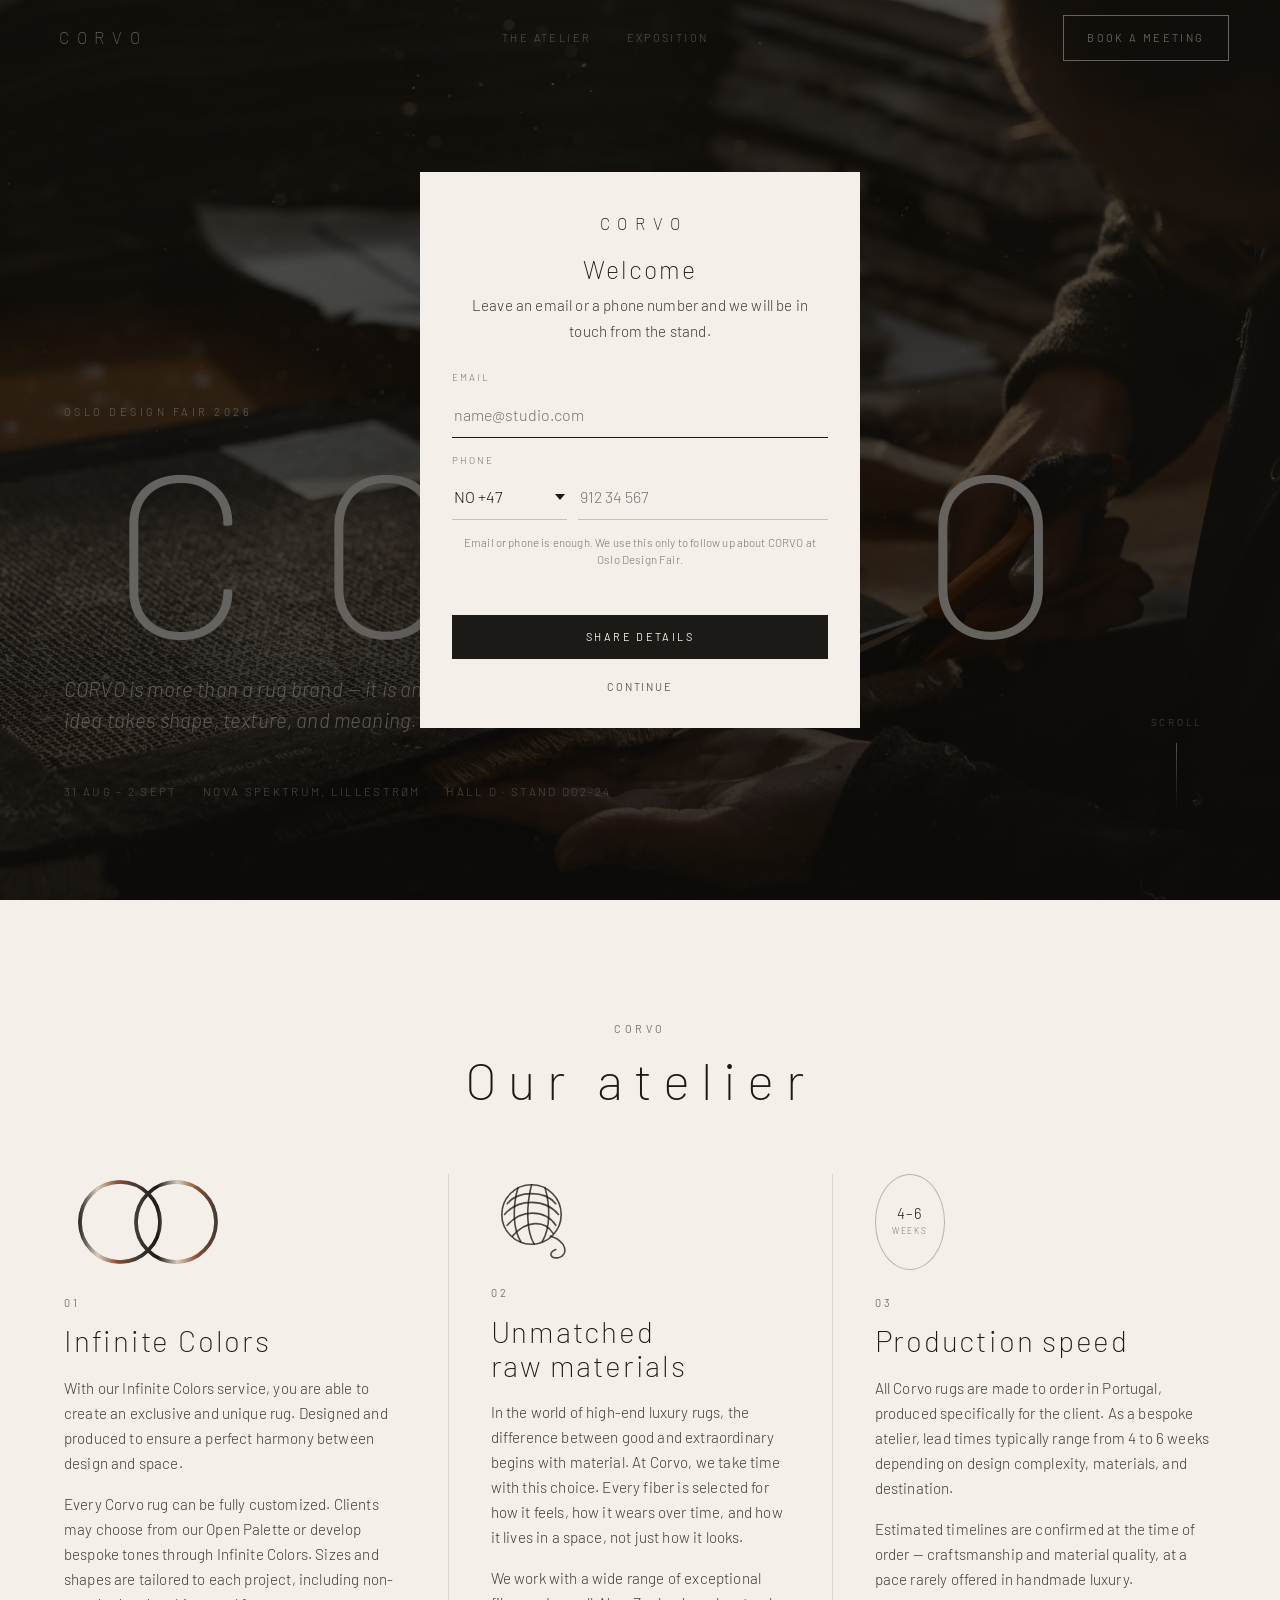
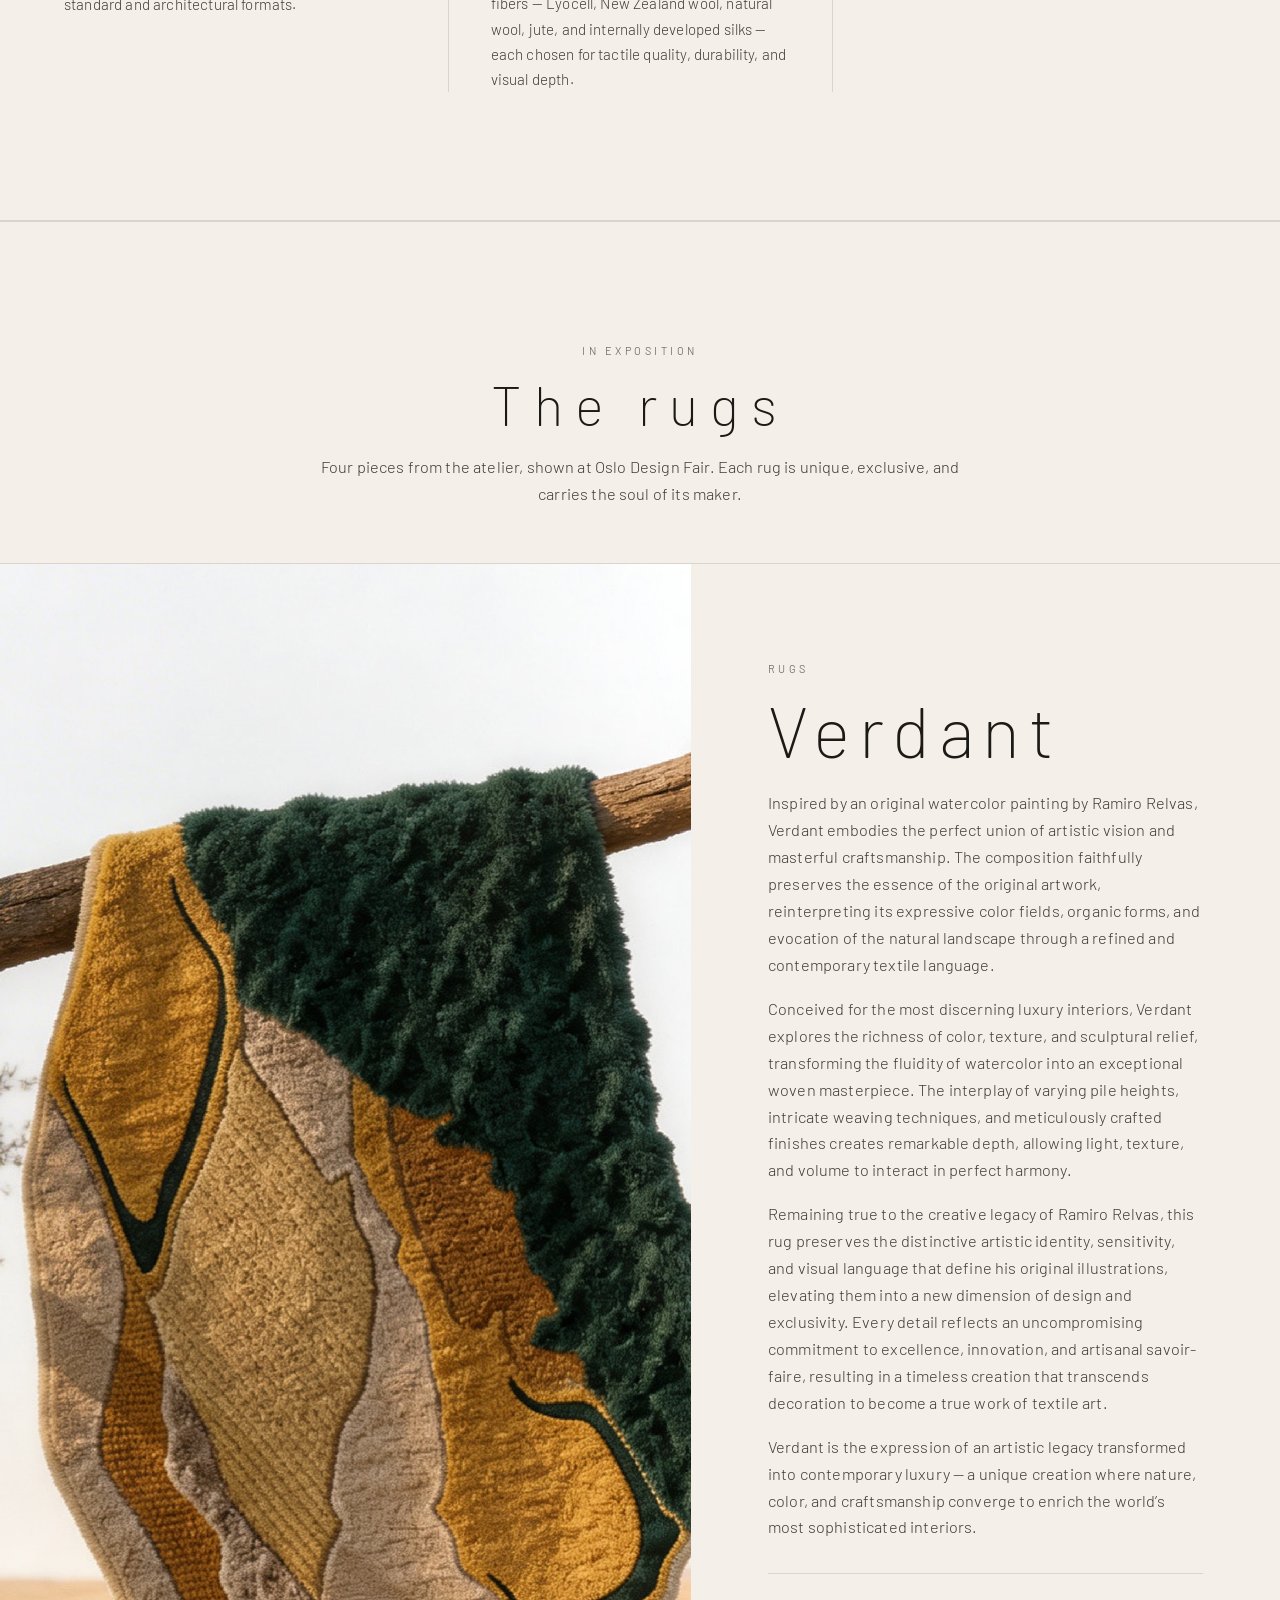
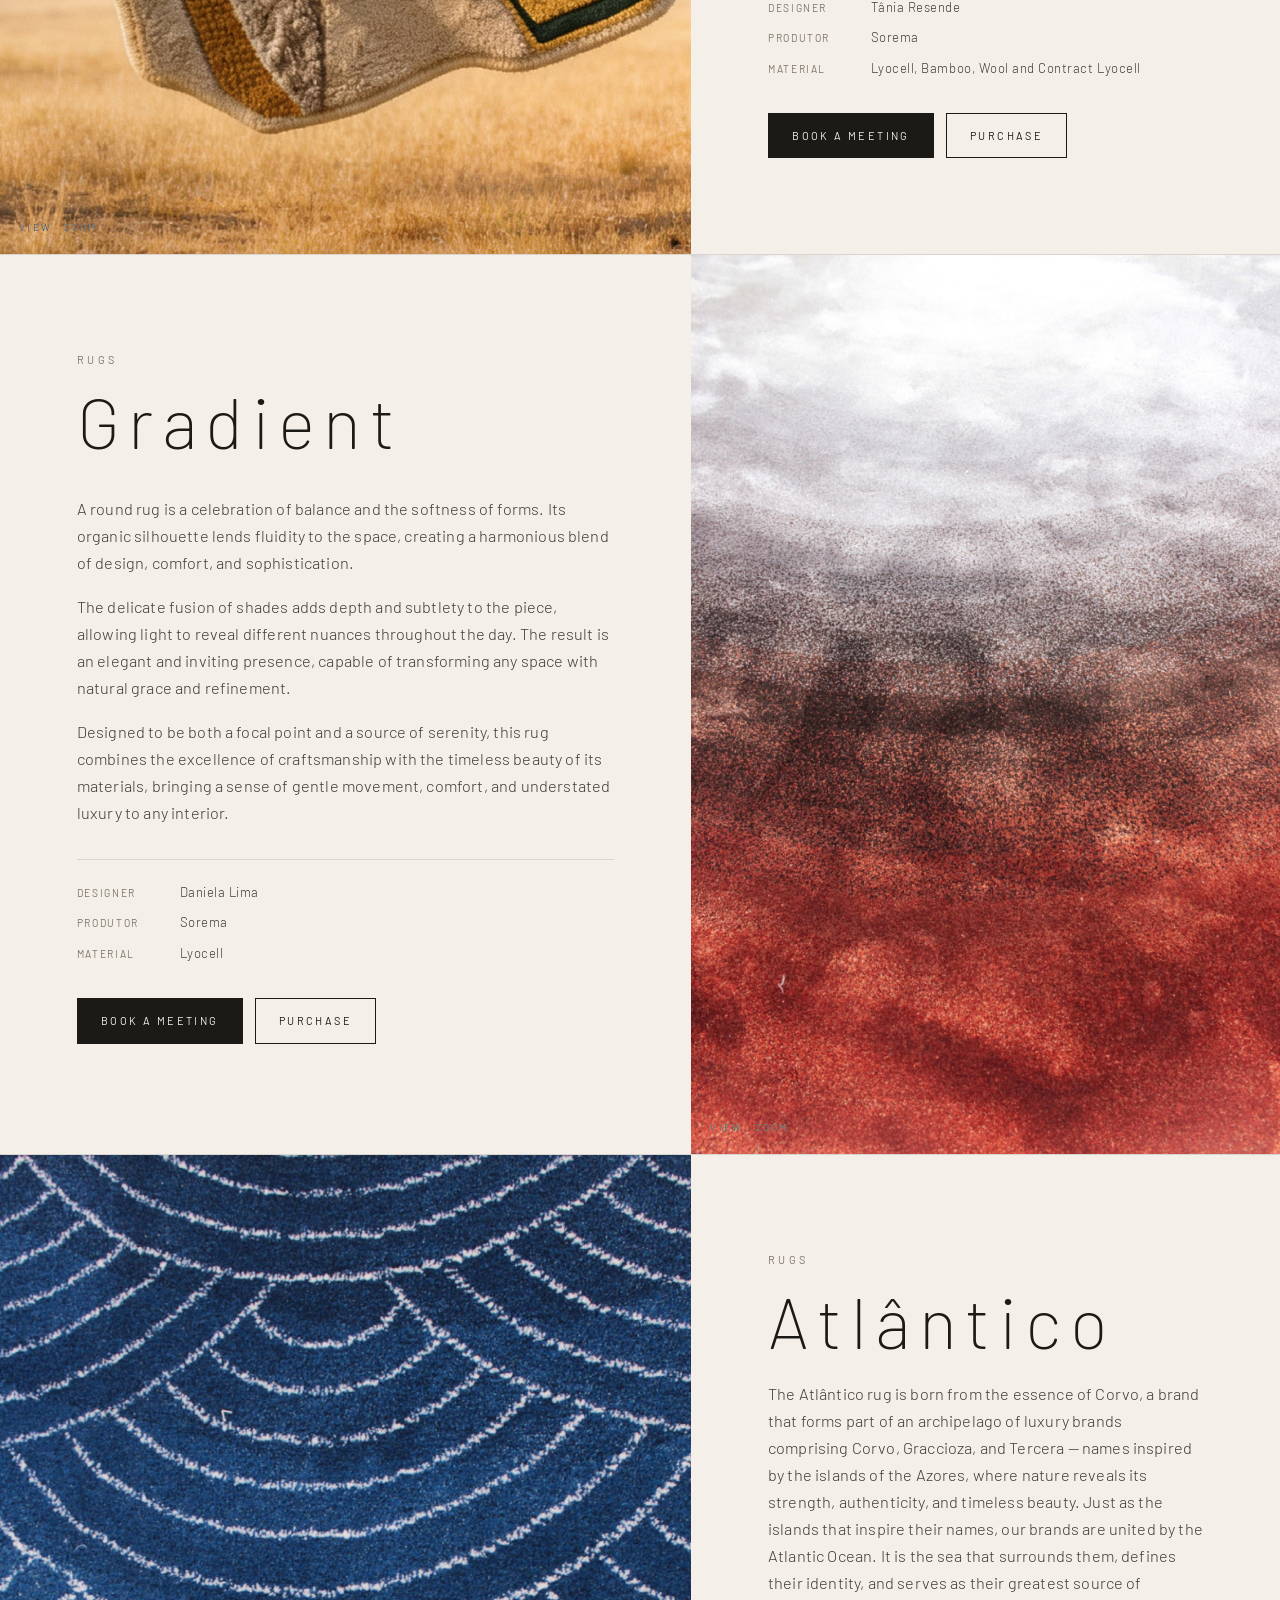
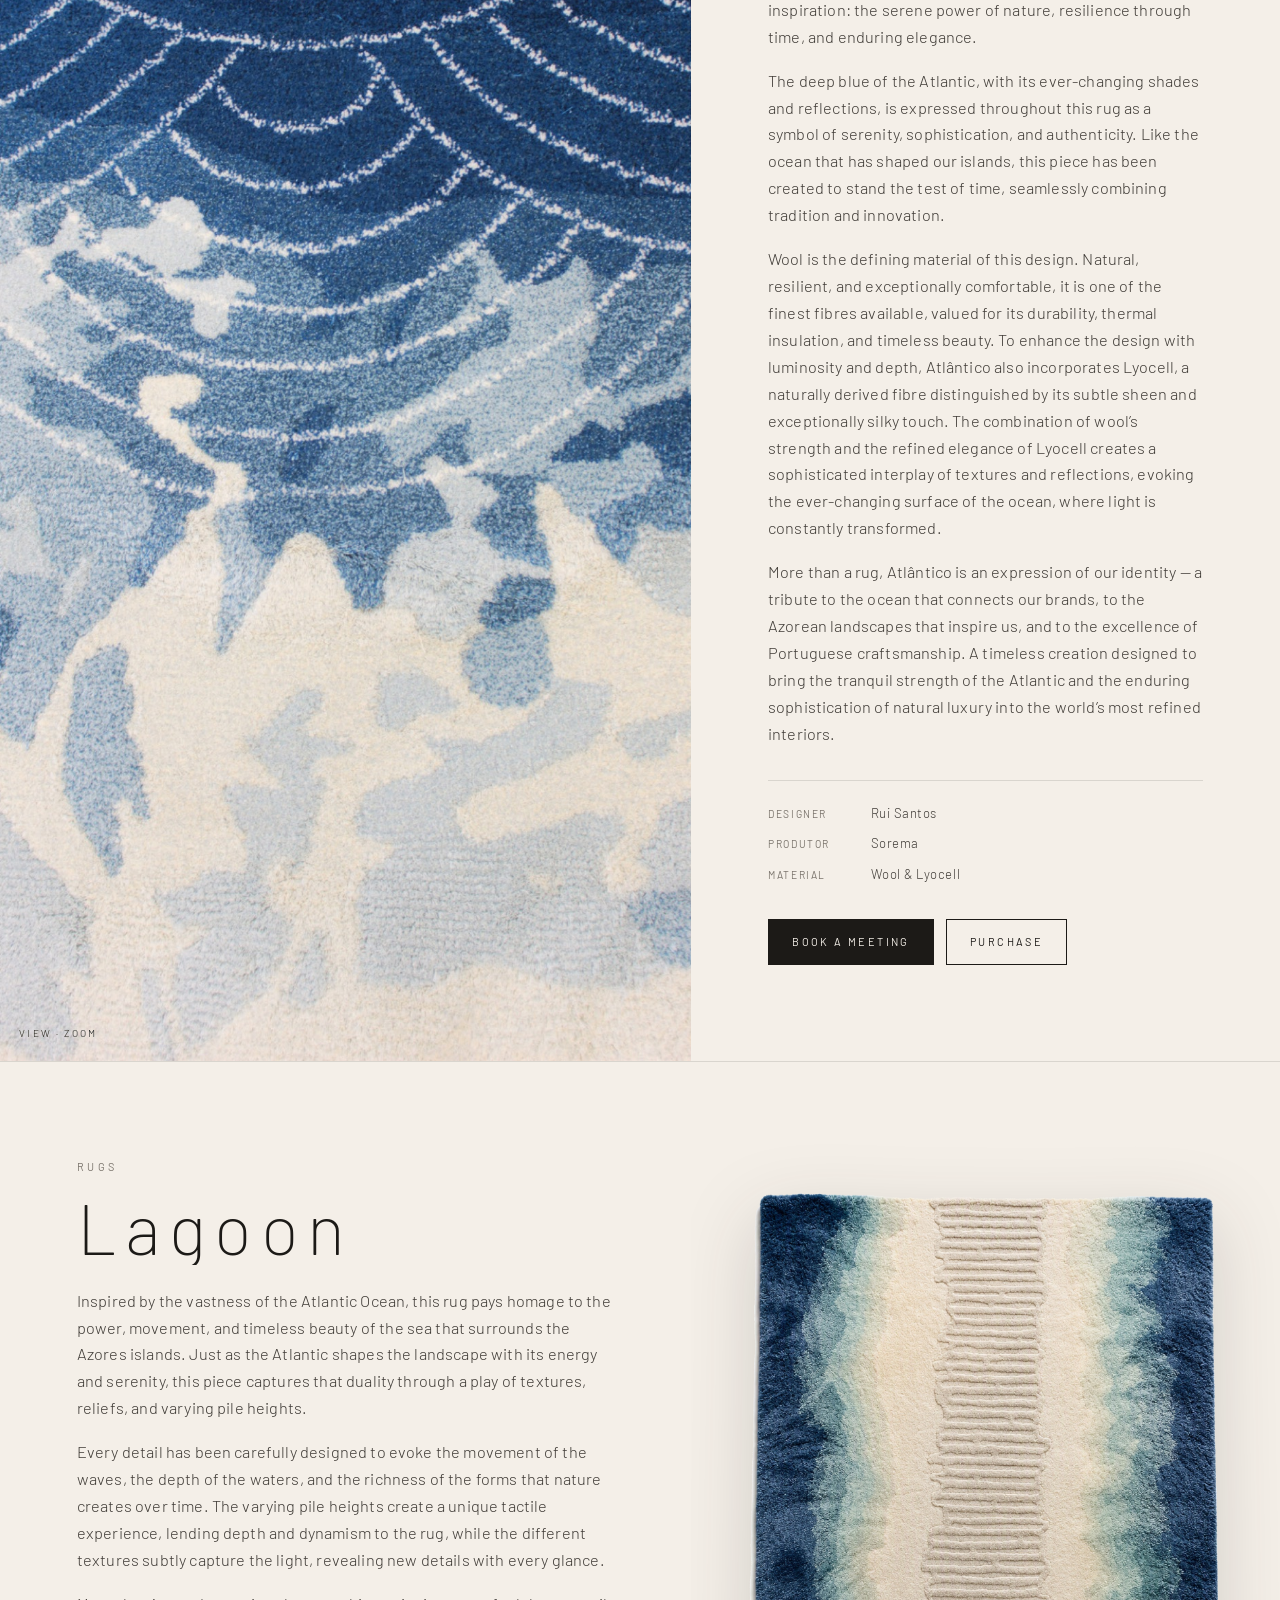
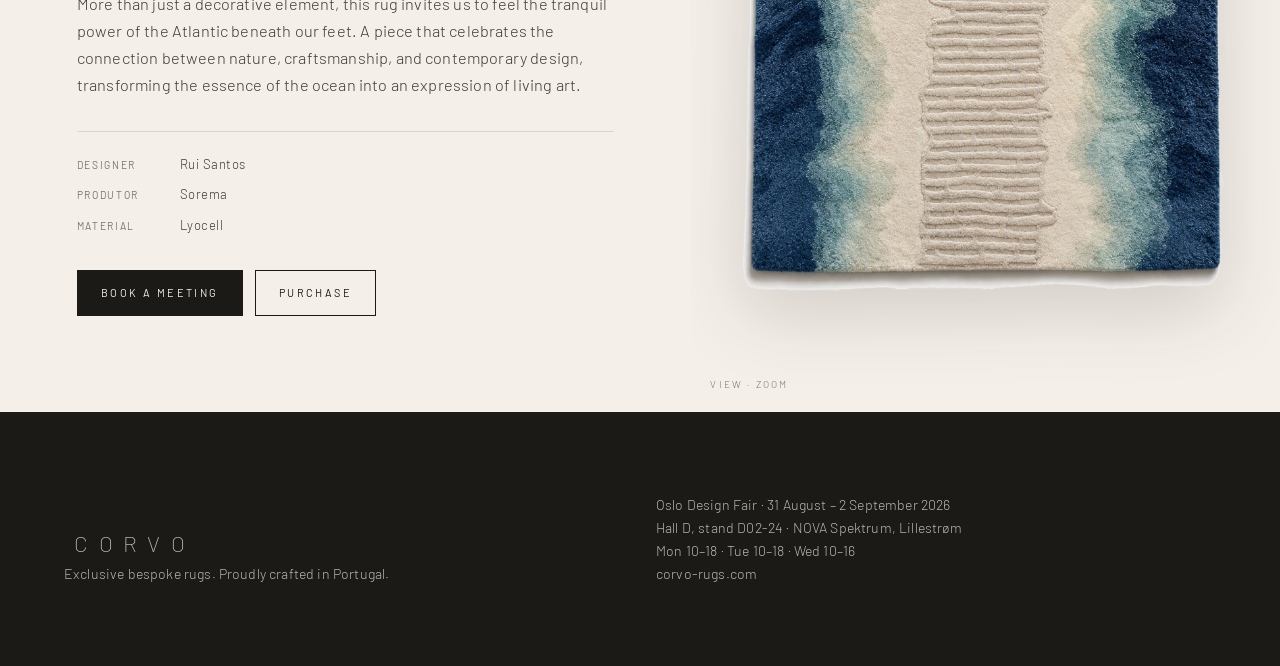
<file: index.html>
<!DOCTYPE html>
<html lang="en">
  <head>
    <meta charset="utf-8" />
    <meta name="viewport" content="width=device-width, initial-scale=1, viewport-fit=cover" />
    <title>CORVO — Oslo Design Fair 2026</title>
    <meta
      name="description"
      content="CORVO at Oslo Design Fair 2026. Exclusive bespoke rugs, crafted in Portugal. Hall D, stand D02-24, NOVA Spektrum, Lillestrøm."
    />
    <meta property="og:title" content="CORVO — Oslo Design Fair 2026" />
    <meta
      property="og:description"
      content="An atelier where every idea takes shape, texture, and meaning. Meet CORVO at Oslo Design Fair."
    />
    <meta property="og:image" content="https://oslo.corvorugs.com/assets/img/verdant.jpg" />
    <meta property="og:url" content="https://oslo.corvorugs.com/" />
    <link rel="icon" href="assets/img/favicon.svg" type="image/svg+xml" />
    <link rel="preconnect" href="https://fonts.googleapis.com" />
    <link rel="preconnect" href="https://fonts.gstatic.com" crossorigin />
    <link
      href="https://fonts.googleapis.com/css2?family=Barlow:ital,wght@0,200;0,300;0,400;0,500;1,300&display=swap"
      rel="stylesheet"
    />
    <link rel="stylesheet" href="assets/css/styles.css" />
  </head>
  <body>
    <div class="lead-overlay" id="lead-overlay" role="dialog" aria-modal="true" aria-labelledby="lead-title" hidden>
      <form class="lead-card" id="lead-form" novalidate>
        <span class="brand">CORVO</span>
        <h2 id="lead-title">Welcome</h2>
        <p class="intro">Leave an email or a phone number and we will be in touch from the stand.</p>

        <div class="field">
          <label for="lead-email">Email</label>
          <input id="lead-email" name="email" type="email" autocomplete="email" placeholder="name@studio.com" />
        </div>

        <div class="field">
          <label for="lead-phone">Phone</label>
          <div class="phone-row">
            <select id="lead-code" name="countryCode" aria-label="Country code">
              <option value="+47" selected>NO +47</option>
              <option value="+351">PT +351</option>
              <option value="+46">SE +46</option>
              <option value="+45">DK +45</option>
              <option value="+358">FI +358</option>
              <option value="+49">DE +49</option>
              <option value="+44">GB +44</option>
              <option value="+33">FR +33</option>
              <option value="+31">NL +31</option>
              <option value="+32">BE +32</option>
              <option value="+41">CH +41</option>
              <option value="+39">IT +39</option>
              <option value="+34">ES +34</option>
              <option value="+1">US +1</option>
              <option value="+81">JP +81</option>
              <option value="+971">AE +971</option>
            </select>
            <input id="lead-phone" name="phone" type="tel" inputmode="tel" autocomplete="tel-national" placeholder="912 34 567" />
          </div>
        </div>

        <p class="form-note">Email or phone is enough. We use this only to follow up about CORVO at Oslo Design Fair.</p>
        <p class="form-error" id="lead-error" role="alert"></p>

        <div class="lead-actions">
          <button class="btn btn-solid" type="submit">Share details</button>
          <button class="btn btn-ghost" type="button" id="lead-skip">Continue</button>
        </div>
      </form>
    </div>

    <header class="site-header" id="site-header">
      <a class="brand" href="#top">CORVO</a>
      <nav class="nav" aria-label="Primary">
        <a href="#atelier">The atelier</a>
        <a href="#exposition">Exposition</a>
      </nav>
      <a class="btn header-cta js-cal" href="https://cal.com/YOUR-LINK" target="_blank" rel="noopener noreferrer">Book a meeting</a>
    </header>

    <a class="mobile-cta js-cal" href="https://cal.com/YOUR-LINK" target="_blank" rel="noopener noreferrer">Book a meeting</a>

    <main id="top">
      <section class="hero" aria-label="CORVO at Oslo Design Fair">
        <div class="hero-slides" id="hero-slides">
          <img class="is-active" src="assets/img/hero.jpg" alt="Hands finishing a CORVO exclusive bespoke rug in the atelier" />
          <img src="assets/img/hero-landscape.jpg" alt="Verdant rug draped over a branch in a golden landscape" />
          <img src="assets/img/atelier.jpg" alt="A visitor standing before a sculptural CORVO rug" />
        </div>
        <div class="hero-veil"></div>
        <div class="hero-inner">
          <p class="kicker hero-kicker">Oslo Design Fair 2026</p>
          <h1>CORVO</h1>
          <p class="hero-lead">
            CORVO is more than a rug brand — it is an atelier where every idea takes shape, texture, and meaning.
          </p>
          <div class="hero-meta">
            <span>31 Aug – 2 Sept</span>
            <span>NOVA Spektrum, Lillestrøm</span>
            <span>Hall D · Stand D02-24</span>
          </div>
        </div>
        <div class="scroll-cue" aria-hidden="true">Scroll<span></span></div>
      </section>

      <section class="pillars" id="atelier">
        <header class="pillars-intro">
          <p class="kicker">CORVO</p>
          <h2>Our atelier</h2>
        </header>

        <div class="pillars-grid">
          <article class="pillar">
            <div class="pillar-mark infinity-mark" aria-hidden="true">
              <svg class="infinity" viewBox="0 0 80 48" fill="none">
                <defs>
                  <linearGradient id="infinity-flow" gradientUnits="userSpaceOnUse" x1="0" y1="0" x2="40" y2="0" spreadMethod="repeat">
                    <stop offset="0" stop-color="#d9cbb8" />
                    <stop offset="0.25" stop-color="#8c4a2f" />
                    <stop offset="0.5" stop-color="#3f3b36" />
                    <stop offset="0.75" stop-color="#1c1a17" />
                    <stop offset="1" stop-color="#d9cbb8" />
                    <animate attributeName="x1" values="0;40" dur="7s" repeatCount="indefinite" />
                    <animate attributeName="x2" values="40;80" dur="7s" repeatCount="indefinite" />
                  </linearGradient>
                </defs>
                <circle class="infinity-base" cx="26" cy="24" r="20" />
                <circle class="infinity-base" cx="54" cy="24" r="20" />
                <circle class="infinity-flow" cx="26" cy="24" r="20" />
                <circle class="infinity-flow" cx="54" cy="24" r="20" />
              </svg>
            </div>
            <p class="pillar-index">01</p>
            <h3>Infinite Colors</h3>
            <div class="prose">
              <p>
                With our Infinite Colors service, you are able to create an exclusive and unique rug. Designed and produced to ensure a perfect harmony between design and space.
              </p>
              <p>
                Every Corvo rug can be fully customized. Clients may choose from our Open Palette or develop bespoke tones through Infinite Colors. Sizes and shapes are tailored to each project, including non-standard and architectural formats.
              </p>
            </div>
          </article>

          <article class="pillar">
            <div class="pillar-mark wool-mark" aria-hidden="true">
              <svg class="wool" viewBox="0 0 64 64" fill="none">
                <circle class="wool-line" cx="30" cy="30" r="22" />
                <path class="wool-line" d="M12 22C20 12 40 12 48 22" />
                <path class="wool-line" d="M10 30C20 18 40 18 50 30" />
                <path class="wool-line" d="M12 38C22 26 40 26 48 38" />
                <path class="wool-line" d="M16 46C26 34 40 34 46 44" />
                <path class="wool-line" d="M20 10C16 24 16 40 22 50" />
                <path class="wool-line" d="M30 8C26 24 26 42 32 52" />
                <path class="wool-line" d="M40 10C44 24 44 40 38 50" />
                <path class="wool-line" d="M44 46C56 50 58 60 50 62C44 63 42 58 48 56" />
              </svg>
            </div>
            <p class="pillar-index">02</p>
            <h3>Unmatched raw materials</h3>
            <div class="prose">
              <p>
                In the world of high-end luxury rugs, the difference between good and extraordinary begins with material. At Corvo, we take time with this choice. Every fiber is selected for how it feels, how it wears over time, and how it lives in a space, not just how it looks.
              </p>
              <p>
                We work with a wide range of exceptional fibers — Lyocell, New Zealand wool, natural wool, jute, and internally developed silks — each chosen for tactile quality, durability, and visual depth.
              </p>
            </div>
          </article>

          <article class="pillar">
            <div class="pillar-mark pace" aria-hidden="true">
              <span class="pace-ring"></span>
              <span class="pace-value">4–6</span>
              <span class="pace-unit">weeks</span>
            </div>
            <p class="pillar-index">03</p>
            <h3>Production speed</h3>
            <div class="prose">
              <p>
                All Corvo rugs are made to order in Portugal, produced specifically for the client. As a bespoke atelier, lead times typically range from 4 to 6 weeks depending on design complexity, materials, and destination.
              </p>
              <p>
                Estimated timelines are confirmed at the time of order — craftsmanship and material quality, at a pace rarely offered in handmade luxury.
              </p>
            </div>
          </article>
        </div>
      </section>

      <section class="exposition-intro" id="exposition">
        <p class="kicker">In exposition</p>
        <h2>The rugs</h2>
        <p class="prose">
          Four pieces from the atelier, shown at Oslo Design Fair. Each rug is unique, exclusive, and carries the soul of its maker.
        </p>
      </section>

      <article class="rug" id="verdant">
        <div class="rug-heading">
          <p class="kicker">Rugs</p>
          <h2>Verdant</h2>
        </div>
        <button class="rug-visual" type="button" data-zoom="assets/img/verdant.jpg" aria-label="View Verdant in full screen">
          <img src="assets/img/verdant.jpg" alt="Verdant rug, inspired by a watercolor by Ramiro Relvas, shown in landscape" />
          <span class="zoom-hint">View · Zoom</span>
        </button>
        <div class="rug-copy">
          <div class="prose">
            <p>
              Inspired by an original watercolor painting by Ramiro Relvas, Verdant embodies the perfect union of artistic vision and masterful craftsmanship. The composition faithfully preserves the essence of the original artwork, reinterpreting its expressive color fields, organic forms, and evocation of the natural landscape through a refined and contemporary textile language.
            </p>
            <p>
              Conceived for the most discerning luxury interiors, Verdant explores the richness of color, texture, and sculptural relief, transforming the fluidity of watercolor into an exceptional woven masterpiece. The interplay of varying pile heights, intricate weaving techniques, and meticulously crafted finishes creates remarkable depth, allowing light, texture, and volume to interact in perfect harmony.
            </p>
            <p>
              Remaining true to the creative legacy of Ramiro Relvas, this rug preserves the distinctive artistic identity, sensitivity, and visual language that define his original illustrations, elevating them into a new dimension of design and exclusivity. Every detail reflects an uncompromising commitment to excellence, innovation, and artisanal savoir-faire, resulting in a timeless creation that transcends decoration to become a true work of textile art.
            </p>
            <p>
              Verdant is the expression of an artistic legacy transformed into contemporary luxury — a unique creation where nature, color, and craftsmanship converge to enrich the world’s most sophisticated interiors.
            </p>
          </div>
          <ul class="meta">
            <li><span>Designer</span> Tânia Resende</li>
            <li><span>Produtor</span> Sorema</li>
            <li><span>Material</span> Lyocell, Bamboo, Wool and Contract Lyocell</li>
          </ul>
          <div class="cta-row">
            <a class="btn btn-solid js-cal" href="https://cal.com/YOUR-LINK" target="_blank" rel="noopener noreferrer">Book a meeting</a>
            <a class="btn js-product" data-product="verdant" href="https://www.corvo-rugs.com/products/verdant-rug" target="_blank" rel="noopener noreferrer">Purchase</a>
          </div>
        </div>
      </article>

      <article class="rug" id="gradient">
        <div class="rug-heading">
          <p class="kicker">Rugs</p>
          <h2>Gradient</h2>
        </div>
        <button class="rug-visual" type="button" data-zoom="assets/img/gradient-detail.jpg" aria-label="View Gradient in full screen">
          <img src="assets/img/gradient-detail.jpg" alt="Close-up of Gradient, terracotta blending into charcoal and silver" />
          <span class="zoom-hint">View · Zoom</span>
        </button>
        <div class="rug-copy">
          <div class="prose">
            <p>
              A round rug is a celebration of balance and the softness of forms. Its organic silhouette lends fluidity to the space, creating a harmonious blend of design, comfort, and sophistication.
            </p>
            <p>
              The delicate fusion of shades adds depth and subtlety to the piece, allowing light to reveal different nuances throughout the day. The result is an elegant and inviting presence, capable of transforming any space with natural grace and refinement.
            </p>
            <p>
              Designed to be both a focal point and a source of serenity, this rug combines the excellence of craftsmanship with the timeless beauty of its materials, bringing a sense of gentle movement, comfort, and understated luxury to any interior.
            </p>
          </div>
          <ul class="meta">
            <li><span>Designer</span> Daniela Lima</li>
            <li><span>Produtor</span> Sorema</li>
            <li><span>Material</span> Lyocell</li>
          </ul>
          <div class="cta-row">
            <a class="btn btn-solid js-cal" href="https://cal.com/YOUR-LINK" target="_blank" rel="noopener noreferrer">Book a meeting</a>
            <a class="btn js-product" data-product="gradient" href="https://www.corvo-rugs.com/products/gradient-terracota-rug" target="_blank" rel="noopener noreferrer">Purchase</a>
          </div>
        </div>
      </article>

      <article class="rug" id="atlantico">
        <div class="rug-heading">
          <p class="kicker">Rugs</p>
          <h2>Atlântico</h2>
        </div>
        <button class="rug-visual" type="button" data-zoom="assets/img/atlantico-detail.jpg" aria-label="View Atlântico in full screen">
          <img src="assets/img/atlantico-detail.jpg" alt="Close-up of Atlântico, geometric waves dissolving into sea foam" />
          <span class="zoom-hint">View · Zoom</span>
        </button>
        <div class="rug-copy">
          <div class="prose">
            <p>
              The Atlântico rug is born from the essence of Corvo, a brand that forms part of an archipelago of luxury brands comprising Corvo, Graccioza, and Tercera — names inspired by the islands of the Azores, where nature reveals its strength, authenticity, and timeless beauty. Just as the islands that inspire their names, our brands are united by the Atlantic Ocean. It is the sea that surrounds them, defines their identity, and serves as their greatest source of inspiration: the serene power of nature, resilience through time, and enduring elegance.
            </p>
            <p>
              The deep blue of the Atlantic, with its ever-changing shades and reflections, is expressed throughout this rug as a symbol of serenity, sophistication, and authenticity. Like the ocean that has shaped our islands, this piece has been created to stand the test of time, seamlessly combining tradition and innovation.
            </p>
            <p>
              Wool is the defining material of this design. Natural, resilient, and exceptionally comfortable, it is one of the finest fibres available, valued for its durability, thermal insulation, and timeless beauty. To enhance the design with luminosity and depth, Atlântico also incorporates Lyocell, a naturally derived fibre distinguished by its subtle sheen and exceptionally silky touch. The combination of wool’s strength and the refined elegance of Lyocell creates a sophisticated interplay of textures and reflections, evoking the ever-changing surface of the ocean, where light is constantly transformed.
            </p>
            <p>
              More than a rug, Atlântico is an expression of our identity — a tribute to the ocean that connects our brands, to the Azorean landscapes that inspire us, and to the excellence of Portuguese craftsmanship. A timeless creation designed to bring the tranquil strength of the Atlantic and the enduring sophistication of natural luxury into the world’s most refined interiors.
            </p>
          </div>
          <ul class="meta">
            <li><span>Designer</span> Rui Santos</li>
            <li><span>Produtor</span> Sorema</li>
            <li><span>Material</span> Wool &amp; Lyocell</li>
          </ul>
          <div class="cta-row">
            <a class="btn btn-solid js-cal" href="https://cal.com/YOUR-LINK" target="_blank" rel="noopener noreferrer">Book a meeting</a>
            <a class="btn js-product" data-product="atlantico" href="https://www.corvo-rugs.com/pages/bespoke" target="_blank" rel="noopener noreferrer">Purchase</a>
          </div>
        </div>
      </article>

      <article class="rug" id="lagoon">
        <div class="rug-heading">
          <p class="kicker">Rugs</p>
          <h2>Lagoon</h2>
        </div>
        <button class="rug-visual is-studio" type="button" data-zoom="assets/img/lagoon.png" aria-label="View Lagoon in full screen">
          <img src="assets/img/lagoon.png" alt="Lagoon rug with a blue gradient and a sculptural central relief" />
          <span class="zoom-hint">View · Zoom</span>
        </button>
        <div class="rug-copy">
          <div class="prose">
            <p>
              Inspired by the vastness of the Atlantic Ocean, this rug pays homage to the power, movement, and timeless beauty of the sea that surrounds the Azores islands. Just as the Atlantic shapes the landscape with its energy and serenity, this piece captures that duality through a play of textures, reliefs, and varying pile heights.
            </p>
            <p>
              Every detail has been carefully designed to evoke the movement of the waves, the depth of the waters, and the richness of the forms that nature creates over time. The varying pile heights create a unique tactile experience, lending depth and dynamism to the rug, while the different textures subtly capture the light, revealing new details with every glance.
            </p>
            <p>
              More than just a decorative element, this rug invites us to feel the tranquil power of the Atlantic beneath our feet. A piece that celebrates the connection between nature, craftsmanship, and contemporary design, transforming the essence of the ocean into an expression of living art.
            </p>
          </div>
          <ul class="meta">
            <li><span>Designer</span> Rui Santos</li>
            <li><span>Produtor</span> Sorema</li>
            <li><span>Material</span> Lyocell</li>
          </ul>
          <div class="cta-row">
            <a class="btn btn-solid js-cal" href="https://cal.com/YOUR-LINK" target="_blank" rel="noopener noreferrer">Book a meeting</a>
            <a class="btn js-product" data-product="lagoon" href="https://www.corvo-rugs.com/pages/bespoke" target="_blank" rel="noopener noreferrer">Purchase</a>
          </div>
        </div>
      </article>
    </main>

    <footer class="site-footer">
      <div>
        <p class="brand">CORVO</p>
        <p>Exclusive bespoke rugs. Proudly crafted in Portugal.</p>
      </div>
      <div>
        <p>Oslo Design Fair · 31 August – 2 September 2026</p>
        <p>Hall D, stand D02-24 · NOVA Spektrum, Lillestrøm</p>
        <p>Mon 10–18 · Tue 10–18 · Wed 10–16</p>
        <p><a href="https://www.corvo-rugs.com/" target="_blank" rel="noopener noreferrer">corvo-rugs.com</a></p>
      </div>
    </footer>

    <div class="lightbox" id="lightbox" hidden>
      <button class="lightbox-close" type="button" id="lightbox-close" aria-label="Close">×</button>
      <div class="lightbox-stage" id="lightbox-stage">
        <img id="lightbox-image" alt="" />
      </div>
      <p class="lightbox-hint">Scroll or pinch to zoom · Drag to move</p>
    </div>

    <script src="assets/js/config.js"></script>
    <script src="assets/js/lenis.min.js"></script>
    <script src="assets/js/app.js"></script>
  </body>
</html>
</file>
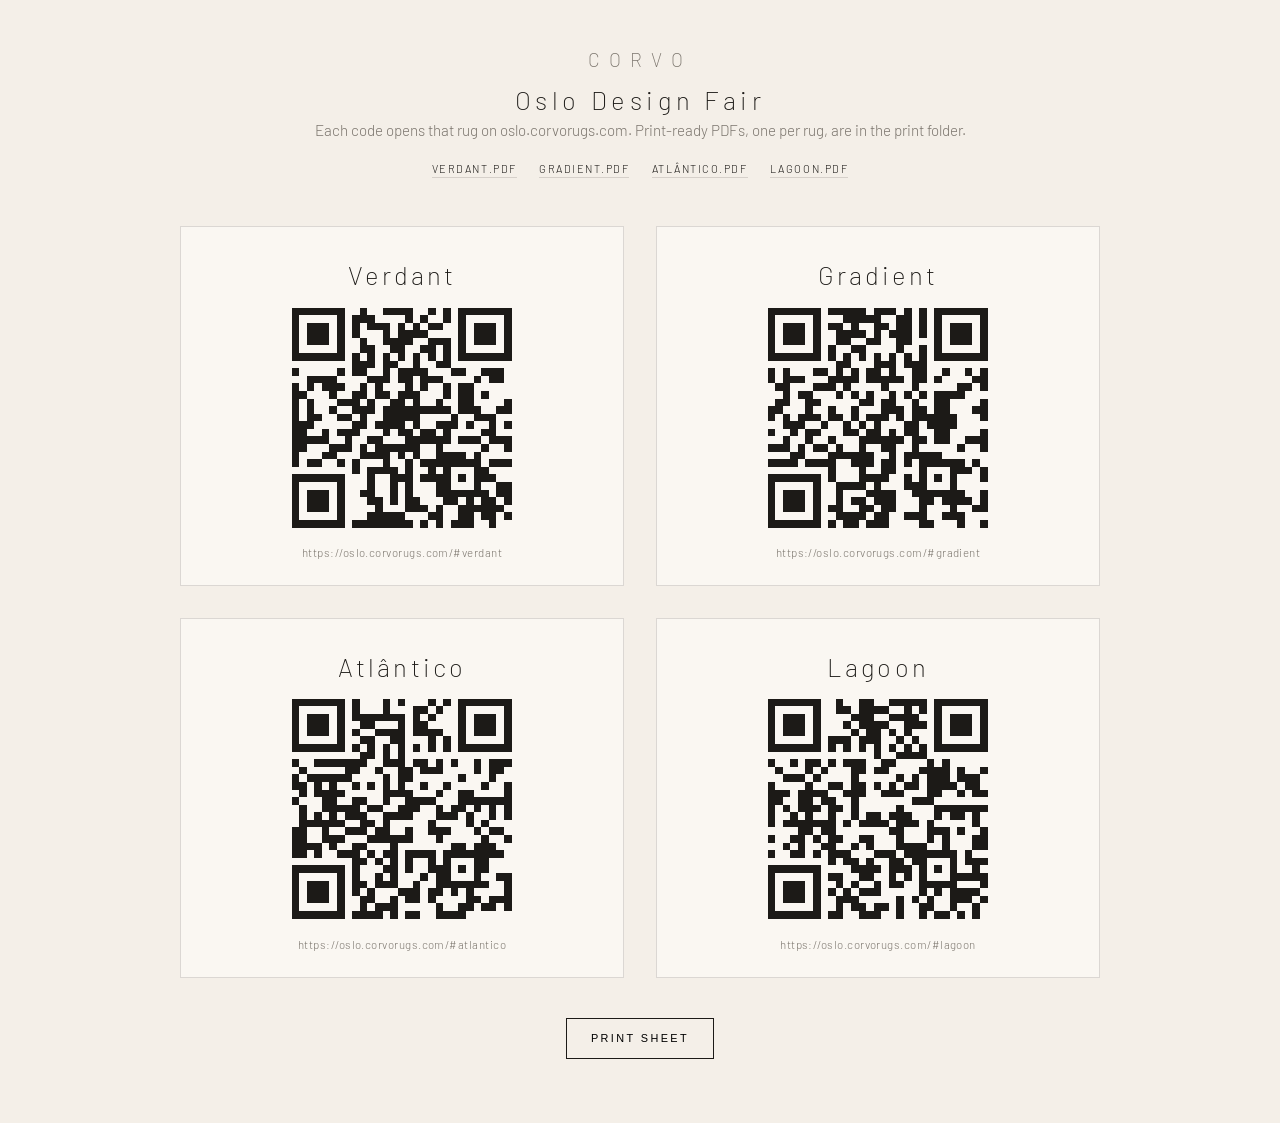
<file: qr.html>
<!DOCTYPE html>
<html lang="en">
  <head>
    <meta charset="utf-8" />
    <meta name="viewport" content="width=device-width, initial-scale=1" />
    <title>CORVO — Oslo QR codes</title>
    <link rel="icon" href="assets/img/favicon.svg" type="image/svg+xml" />
    <link rel="preconnect" href="https://fonts.googleapis.com" />
    <link rel="preconnect" href="https://fonts.gstatic.com" crossorigin />
    <link
      href="https://fonts.googleapis.com/css2?family=Barlow:wght@200;300;400&display=swap"
      rel="stylesheet"
    />
    <style>
      :root {
        --ivory: #f4efe8;
        --ink: #1c1a17;
        --muted: #7a746c;
        --line: rgba(28, 26, 23, 0.14);
        --font: "Barlow", "Helvetica Neue", Helvetica, Arial, sans-serif;
      }
      * { box-sizing: border-box; margin: 0; padding: 0; }
      body {
        font-family: var(--font);
        background: var(--ivory);
        color: var(--ink);
        padding: 3rem 4vw 4rem;
      }
      header { text-align: center; margin-bottom: 3rem; }
      .brand {
        letter-spacing: 0.46em;
        font-weight: 200;
        font-size: 1.2rem;
      }
      h1 {
        font-weight: 200;
        letter-spacing: 0.18em;
        font-size: 1.6rem;
        margin: 0.8rem 0 0.4rem;
      }
      p { font-weight: 300; color: var(--muted); font-size: 0.95rem; }
      .sheet {
        display: grid;
        grid-template-columns: repeat(2, minmax(0, 1fr));
        gap: 2rem;
        max-width: 920px;
        margin: 0 auto;
      }
      .card {
        border: 1px solid var(--line);
        padding: 2rem 1.4rem 1.6rem;
        text-align: center;
        background: #faf7f2;
        break-inside: avoid;
      }
      .card h2 {
        font-weight: 200;
        letter-spacing: 0.12em;
        font-size: 1.6rem;
        margin-bottom: 1.1rem;
      }
      .card img {
        width: 220px;
        height: 220px;
        margin: 0 auto 1.1rem;
        display: block;
      }
      .downloads {
        display: flex;
        flex-wrap: wrap;
        justify-content: center;
        gap: 0.9rem 1.4rem;
        margin-top: 1.4rem;
      }
      .downloads a {
        color: var(--ink);
        letter-spacing: 0.14em;
        text-transform: uppercase;
        font-size: 0.68rem;
        text-decoration: none;
        border-bottom: 1px solid var(--line);
        padding-bottom: 0.15rem;
      }
      .url {
        font-size: 0.72rem;
        letter-spacing: 0.04em;
        word-break: break-all;
        color: var(--muted);
      }
      .print {
        display: block;
        margin: 2.5rem auto 0;
        padding: 0.85rem 1.5rem;
        border: 1px solid var(--ink);
        background: transparent;
        letter-spacing: 0.22em;
        text-transform: uppercase;
        font-size: 0.68rem;
        cursor: pointer;
      }
      @media print {
        .print, .downloads { display: none; }
        body { padding: 0; }
        header { margin-bottom: 1.2rem; }
        .sheet { display: block; max-width: none; }
        .card {
          break-inside: avoid;
          page-break-after: always;
          min-height: 90vh;
          display: flex;
          flex-direction: column;
          justify-content: center;
        }
        .card:last-child { page-break-after: auto; }
      }
      @media (max-width: 700px) {
        .sheet { grid-template-columns: 1fr; }
      }
    </style>
  </head>
  <body>
    <header>
      <p class="brand">CORVO</p>
      <h1>Oslo Design Fair</h1>
      <p>Each code opens that rug on oslo.corvorugs.com. Print-ready PDFs, one per rug, are in the print folder.</p>
      <p class="downloads">
        <a href="print/QR-Verdant.pdf">Verdant.pdf</a>
        <a href="print/QR-Gradient.pdf">Gradient.pdf</a>
        <a href="print/QR-Atlantico.pdf">Atlântico.pdf</a>
        <a href="print/QR-Lagoon.pdf">Lagoon.pdf</a>
      </p>
    </header>
    <div class="sheet" id="sheet"></div>
    <button class="print" type="button" onclick="window.print()">Print sheet</button>
    <script src="assets/js/config.js"></script>
    <script src="assets/js/qrcode.min.js"></script>
    <script>
      (function () {
        const base = (window.CORVO && window.CORVO.siteUrl) || window.location.origin;
        const rugs = [
          { id: "verdant", name: "Verdant" },
          { id: "gradient", name: "Gradient" },
          { id: "atlantico", name: "Atlântico" },
          { id: "lagoon", name: "Lagoon" },
        ];
        const sheet = document.getElementById("sheet");
        rugs.forEach(function (rug) {
          const url = base.replace(/\/$/, "") + "/#" + rug.id;
          const card = document.createElement("article");
          card.className = "card";
          const holder = document.createElement("div");
          const h2 = document.createElement("h2");
          h2.textContent = rug.name;
          const p = document.createElement("p");
          p.className = "url";
          p.textContent = url;
          card.appendChild(h2);
          card.appendChild(holder);
          card.appendChild(p);
          sheet.appendChild(card);
          new QRCode(holder, {
            text: url,
            width: 220,
            height: 220,
            colorDark: "#1c1a17",
            colorLight: "#faf7f2",
            correctLevel: QRCode.CorrectLevel.M,
          });
        });
      })();
    </script>
  </body>
</html>
</file>
<file: assets/css/styles.css>
:root {
  --ivory: #f4efe8;
  --paper: #ebe4d8;
  --ink: #1c1a17;
  --ink-soft: #3f3b36;
  --muted: #7a746c;
  --line: rgba(28, 26, 23, 0.12);
  --line-strong: rgba(28, 26, 23, 0.22);
  --white: #faf7f2;
  --overlay: rgba(16, 14, 12, 0.46);
  --header-h: 76px;
  --cta-h: 64px;
  --ease: cubic-bezier(0.22, 1, 0.36, 1);
  --font: "Barlow", "Helvetica Neue", Helvetica, Arial, sans-serif;
}

*,
*::before,
*::after {
  box-sizing: border-box;
  margin: 0;
  padding: 0;
}

html {
  scroll-behavior: auto;
}

html.lenis,
html.lenis body {
  height: auto;
}

.lenis.lenis-smooth {
  scroll-behavior: auto !important;
}

body {
  font-family: var(--font);
  font-weight: 300;
  color: var(--ink);
  background: var(--ivory);
  line-height: 1.65;
  letter-spacing: 0.01em;
  -webkit-font-smoothing: antialiased;
  text-rendering: optimizeLegibility;
}

img {
  max-width: 100%;
  display: block;
}

button,
input,
select {
  font-family: inherit;
}

a {
  color: inherit;
  text-decoration: none;
}

:focus-visible {
  outline: 1px solid var(--ink);
  outline-offset: 3px;
}

/* ——— Type ——— */

.kicker {
  font-size: 0.68rem;
  font-weight: 400;
  letter-spacing: 0.32em;
  text-transform: uppercase;
  color: var(--muted);
}

h1,
h2,
h3 {
  font-weight: 200;
  line-height: 1.08;
  letter-spacing: 0.04em;
  text-wrap: balance;
}

.prose {
  font-size: 1.02rem;
  font-weight: 300;
  color: var(--ink-soft);
  max-width: 40rem;
}

.prose p + p {
  margin-top: 1.05em;
}

.meta {
  list-style: none;
  margin-top: 2rem;
  padding-top: 1.4rem;
  border-top: 1px solid var(--line);
  display: grid;
  gap: 0.55rem;
  font-size: 0.82rem;
  letter-spacing: 0.04em;
  color: var(--ink-soft);
}

.meta span {
  display: inline-block;
  min-width: 6.2rem;
  font-weight: 400;
  letter-spacing: 0.16em;
  text-transform: uppercase;
  font-size: 0.64rem;
  color: var(--muted);
}

/* ——— Buttons ——— */

.btn {
  display: inline-flex;
  align-items: center;
  justify-content: center;
  gap: 0.55rem;
  min-height: 44px;
  padding: 0.8rem 1.45rem;
  border: 1px solid currentColor;
  background: transparent;
  color: inherit;
  font-size: 0.68rem;
  font-weight: 400;
  letter-spacing: 0.22em;
  text-transform: uppercase;
  cursor: pointer;
  transition: background 0.35s var(--ease), color 0.35s var(--ease),
    border-color 0.35s var(--ease), transform 0.35s var(--ease);
}

.btn:hover {
  background: var(--ink);
  color: var(--ivory);
  border-color: var(--ink);
}

.btn-solid {
  background: var(--ink);
  color: var(--ivory);
  border-color: var(--ink);
}

.btn-solid:hover {
  background: transparent;
  color: var(--ink);
}

.btn-ghost {
  border-color: transparent;
  min-height: auto;
  padding: 0.35rem 0;
  letter-spacing: 0.18em;
  opacity: 0.7;
}

.btn-ghost:hover {
  background: transparent;
  color: inherit;
  opacity: 1;
}

.cta-row {
  display: flex;
  flex-wrap: wrap;
  gap: 0.75rem;
  margin-top: 2.1rem;
}

/* ——— Header ——— */

.site-header {
  position: fixed;
  top: 0;
  left: 0;
  right: 0;
  z-index: 80;
  height: var(--header-h);
  display: flex;
  align-items: center;
  justify-content: space-between;
  padding: 0 4vw;
  color: var(--ivory);
  mix-blend-mode: normal;
  transition: background 0.45s var(--ease), color 0.45s var(--ease),
    box-shadow 0.45s var(--ease), backdrop-filter 0.45s var(--ease);
}

.site-header.is-scrolled {
  background: rgba(244, 239, 232, 0.92);
  color: var(--ink);
  box-shadow: 0 1px 0 var(--line);
  backdrop-filter: blur(16px);
  -webkit-backdrop-filter: blur(16px);
}

.brand {
  font-weight: 200;
  font-size: 1.05rem;
  letter-spacing: 0.46em;
  text-indent: 0.46em;
}

.nav {
  display: none;
  align-items: center;
  gap: 2.2rem;
}

.nav a {
  font-size: 0.68rem;
  letter-spacing: 0.22em;
  text-transform: uppercase;
  opacity: 0.82;
  transition: opacity 0.3s;
}

.nav a:hover {
  opacity: 1;
}

.header-cta {
  display: none;
}

@media (min-width: 900px) {
  .nav,
  .header-cta {
    display: flex;
  }

  .header-cta {
    color: inherit;
    border-color: currentColor;
  }

  .site-header:not(.is-scrolled) .header-cta:hover {
    background: var(--ivory);
    color: var(--ink);
    border-color: var(--ivory);
  }
}

/* ——— Mobile book bar ——— */

.mobile-cta {
  position: fixed;
  left: 0;
  right: 0;
  bottom: 0;
  z-index: 70;
  height: var(--cta-h);
  display: flex;
  align-items: center;
  justify-content: center;
  background: var(--ink);
  color: var(--ivory);
  letter-spacing: 0.24em;
  text-transform: uppercase;
  font-size: 0.72rem;
  font-weight: 400;
  padding-bottom: env(safe-area-inset-bottom);
}

@media (min-width: 900px) {
  .mobile-cta {
    display: none;
  }
}

/* ——— Hero ——— */

.hero {
  position: relative;
  min-height: 100svh;
  color: var(--ivory);
  overflow: hidden;
  display: flex;
  flex-direction: column;
  justify-content: flex-end;
}

.hero-slides {
  position: absolute;
  inset: 0;
}

.hero-slides img {
  position: absolute;
  inset: 0;
  width: 100%;
  height: 100%;
  object-fit: cover;
  opacity: 0;
  transform: scale(1.04);
  transition: opacity 1.6s var(--ease);
}

.hero-slides img.is-active {
  opacity: 1;
  animation: ken 22s linear forwards;
}

@keyframes ken {
  from {
    transform: scale(1);
  }
  to {
    transform: scale(1.1);
  }
}

.hero-veil {
  position: absolute;
  inset: 0;
  background:
    linear-gradient(180deg, rgba(12, 10, 8, 0.28) 0%, rgba(12, 10, 8, 0.18) 38%, rgba(12, 10, 8, 0.62) 100%);
  pointer-events: none;
}

.hero-inner {
  position: relative;
  z-index: 2;
  padding: calc(var(--header-h) + 8vh) 6vw 12vh;
  max-width: 92rem;
}

.hero-kicker {
  color: rgba(244, 239, 232, 0.78);
  margin-bottom: 1.6rem;
}

.hero h1 {
  font-size: clamp(4.2rem, 18vw, 15rem);
  letter-spacing: 0.28em;
  text-indent: 0.28em;
  line-height: 0.86;
  margin-left: -0.08em;
  text-shadow: 0 8px 40px rgba(0, 0, 0, 0.35);
}

.hero-lead {
  margin-top: 1.8rem;
  max-width: 34rem;
  font-size: clamp(1.05rem, 2vw, 1.28rem);
  font-weight: 300;
  font-style: italic;
  line-height: 1.55;
  color: rgba(244, 239, 232, 0.9);
}

.hero-meta {
  margin-top: 2.8rem;
  display: flex;
  flex-wrap: wrap;
  gap: 0.4rem 1.6rem;
  font-size: 0.72rem;
  letter-spacing: 0.2em;
  text-transform: uppercase;
  color: rgba(244, 239, 232, 0.72);
}

.scroll-cue {
  position: absolute;
  right: 6vw;
  bottom: 10vh;
  z-index: 2;
  display: flex;
  flex-direction: column;
  align-items: center;
  gap: 0.8rem;
  color: rgba(244, 239, 232, 0.7);
  font-size: 0.62rem;
  letter-spacing: 0.28em;
  text-transform: uppercase;
}

.scroll-cue span {
  width: 1px;
  height: 4.2rem;
  background: linear-gradient(180deg, rgba(244, 239, 232, 0.8), transparent);
  animation: drip 2.2s var(--ease) infinite;
}

@keyframes drip {
  0% {
    transform: scaleY(0);
    transform-origin: top;
    opacity: 0;
  }
  40% {
    transform: scaleY(1);
    opacity: 1;
  }
  100% {
    transform: scaleY(1);
    transform-origin: bottom;
    opacity: 0;
  }
}

/* ——— Pillars ——— */

.pillars {
  background: var(--ivory);
  padding: 5.5rem 8vw 6rem;
  border-bottom: 1px solid var(--line);
}

.pillars-intro {
  text-align: center;
  margin-bottom: 3.4rem;
}

.pillars-intro h2 {
  font-size: clamp(2rem, 4.4vw, 3.2rem);
  letter-spacing: 0.22em;
  margin-top: 0.85rem;
}

.pillars-grid {
  display: grid;
  grid-template-columns: 1fr;
  gap: 0;
  max-width: 88rem;
  margin: 0 auto;
}

.pillar {
  padding: 2.4rem 0;
  border-top: 1px solid var(--line);
}

.pillar-mark {
  display: flex;
  align-items: center;
  height: 6rem;
  margin-bottom: 1.5rem;
}

.infinity-mark,
.infinity {
  width: 10.5rem;
  height: 6rem;
}

.infinity {
  overflow: visible;
}

.infinity-base {
  fill: none;
  stroke: rgba(28, 26, 23, 0.38);
  stroke-width: 1.7;
}

.infinity-flow {
  fill: none;
  stroke: url(#infinity-flow);
  stroke-width: 1.85;
}

.wool-mark,
.wool {
  width: 5.4rem;
  height: 5.4rem;
}

.wool-line {
  stroke: var(--ink);
  stroke-width: 1.2;
  stroke-linecap: round;
  stroke-linejoin: round;
  opacity: 0.78;
}

@media (prefers-reduced-motion: reduce) {
  .infinity animate {
    display: none;
  }
}

.pillar-mark.pace {
  position: relative;
  width: 4.4rem;
  justify-content: center;
  flex-direction: column;
  gap: 0;
}

.pace-ring {
  position: absolute;
  inset: 0;
  border: 1px solid rgba(28, 26, 23, 0.28);
  border-radius: 50%;
}

.pace-value {
  font-size: 0.92rem;
  font-weight: 300;
  letter-spacing: 0.08em;
  line-height: 1;
}

.pace-unit {
  font-size: 0.52rem;
  letter-spacing: 0.22em;
  text-transform: uppercase;
  color: var(--muted);
  margin-top: 0.28rem;
}

.pillar-index {
  font-size: 0.68rem;
  font-weight: 400;
  letter-spacing: 0.28em;
  color: var(--muted);
  margin-bottom: 0.7rem;
}

.pillar h3 {
  font-size: clamp(1.45rem, 2.4vw, 1.85rem);
  font-weight: 200;
  letter-spacing: 0.06em;
  line-height: 1.15;
  margin-bottom: 1.15rem;
  text-wrap: balance;
}

.pillar .prose {
  font-size: 0.95rem;
  max-width: none;
}

/* ——— Exposition ——— */

.exposition-intro {
  padding: 7.5rem 8vw 3.5rem;
  text-align: center;
  border-top: 1px solid var(--line);
}

.exposition-intro h2 {
  font-size: clamp(2rem, 5vw, 3.4rem);
  letter-spacing: 0.22em;
  margin: 1rem 0 1.2rem;
}

.exposition-intro p {
  margin: 0 auto;
}

.rug {
  display: grid;
  grid-template-columns: 1fr;
  min-height: 100svh;
  border-top: 1px solid var(--line);
  scroll-margin-top: calc(var(--header-h) + 8px);
}

.rug.is-target .rug-heading,
.rug.is-target .rug-copy {
  animation: hush 1.6s var(--ease);
}

@keyframes hush {
  from {
    background: #e8dfd2;
  }
  to {
    background: var(--ivory);
  }
}

.lead-overlay[hidden],
.lightbox[hidden] {
  display: none !important;
}

.rug-visual {
  position: relative;
  min-height: 62vh;
  width: 100%;
  appearance: none;
  -webkit-appearance: none;
  border: 0;
  padding: 0;
  background: #11100e;
  cursor: zoom-in;
  overflow: hidden;
  font: inherit;
  color: inherit;
  text-align: left;
}

.rug-visual.is-studio {
  background: var(--ivory);
}

.rug-visual img {
  width: 100%;
  height: 100%;
  position: absolute;
  inset: 0;
  object-fit: cover;
  transition: transform 1.1s var(--ease);
}

.rug-visual.is-studio img {
  object-fit: contain;
  padding: 6% 8%;
  filter: drop-shadow(0 22px 36px rgba(28, 26, 23, 0.16));
}

.rug-visual:hover img {
  transform: scale(1.035);
}

.rug-visual.is-studio:hover img {
  transform: scale(1.02);
}

.zoom-hint {
  position: absolute;
  left: 1.2rem;
  bottom: 1.2rem;
  z-index: 2;
  font-size: 0.62rem;
  letter-spacing: 0.22em;
  text-transform: uppercase;
  color: var(--ivory);
  mix-blend-mode: difference;
  pointer-events: none;
}

.rug-visual.is-studio .zoom-hint {
  color: var(--muted);
  mix-blend-mode: normal;
}

.rug-heading {
  padding: 2.6rem 8vw 2.2rem;
  background: var(--ivory);
}

.rug-heading .kicker {
  margin-bottom: 0.85rem;
}

.rug-heading h2 {
  font-size: clamp(2.4rem, 6vw, 4.4rem);
  letter-spacing: 0.12em;
}

.rug-copy {
  padding: 2.2rem 8vw 5.5rem;
  display: flex;
  flex-direction: column;
  justify-content: center;
  background: var(--ivory);
}

/* ——— Footer ——— */

.site-footer {
  padding: 4.5rem 8vw 7.5rem;
  border-top: 1px solid var(--line);
  display: grid;
  gap: 2rem;
  background: var(--ink);
  color: var(--ivory);
}

.site-footer .brand {
  font-size: 1.4rem;
}

.site-footer p,
.site-footer a {
  font-size: 0.88rem;
  color: rgba(244, 239, 232, 0.72);
}

.site-footer a:hover {
  color: var(--ivory);
}

/* ——— Popup ——— */

body.is-modal .mobile-cta {
  visibility: hidden;
}

.lead-overlay {
  position: fixed;
  inset: 0;
  z-index: 200;
  background: rgba(16, 14, 12, 0.62);
  display: grid;
  place-items: center;
  padding: 1.4rem;
  opacity: 0;
  visibility: hidden;
  transition: opacity 0.45s var(--ease), visibility 0.45s;
}

.lead-overlay.is-open {
  opacity: 1;
  visibility: visible;
}

.lead-card {
  width: min(440px, 100%);
  max-height: calc(100svh - 2.4rem);
  overflow: auto;
  background: var(--ivory);
  padding: 2.4rem 2rem 1.8rem;
  text-align: center;
  transform: translateY(12px);
  transition: transform 0.5s var(--ease);
  box-shadow: 0 30px 80px rgba(16, 14, 12, 0.22);
}

.lead-overlay.is-open .lead-card {
  transform: none;
}

.lead-card .brand {
  display: block;
  margin-bottom: 1.1rem;
}

.lead-card h2 {
  font-size: 1.55rem;
  letter-spacing: 0.08em;
  margin-bottom: 0.7rem;
}

.lead-card .intro {
  font-size: 0.95rem;
  color: var(--ink-soft);
  margin-bottom: 1.6rem;
}

.field {
  text-align: left;
  margin-bottom: 0.85rem;
}

.field label {
  display: block;
  font-size: 0.62rem;
  letter-spacing: 0.2em;
  text-transform: uppercase;
  color: var(--muted);
  margin-bottom: 0.4rem;
}

.field input,
.field select {
  width: 100%;
  height: 46px;
  border: 0;
  border-bottom: 1px solid var(--line-strong);
  border-radius: 0;
  background: transparent;
  color: var(--ink);
  font-size: 1rem;
  font-weight: 300;
  padding: 0 0.1rem;
  outline: none;
  box-shadow: none;
  appearance: none;
  -webkit-appearance: none;
}

.field select {
  padding-right: 1.2rem;
  background-image: url("data:image/svg+xml,%3Csvg xmlns='http://www.w3.org/2000/svg' width='10' height='6'%3E%3Cpath d='M0 0l5 6 5-6' fill='%231c1a17'/%3E%3C/svg%3E");
  background-repeat: no-repeat;
  background-position: right 0.15rem center;
}

.field input:focus,
.field select:focus {
  border-bottom-color: var(--ink);
}

.phone-row {
  display: grid;
  grid-template-columns: 7.2rem 1fr;
  gap: 0.7rem;
}

.form-note {
  font-size: 0.72rem;
  color: var(--muted);
  margin: 0.3rem 0 1.2rem;
  line-height: 1.5;
}

.form-error {
  min-height: 1.2rem;
  font-size: 0.78rem;
  color: #8a3a28;
  margin-bottom: 0.5rem;
}

.lead-actions {
  display: flex;
  flex-direction: column;
  align-items: center;
  gap: 0.9rem;
}

.lead-actions .btn {
  width: 100%;
}

/* ——— Lightbox ——— */

.lightbox {
  position: fixed;
  inset: 0;
  z-index: 220;
  background: rgba(12, 10, 8, 0.94);
  display: none;
  touch-action: none;
}

.lightbox.is-open {
  display: block;
}

.lightbox-stage {
  position: absolute;
  inset: 0;
  overflow: hidden;
  cursor: grab;
}

.lightbox-stage:active {
  cursor: grabbing;
}

.lightbox-stage img {
  position: absolute;
  left: 50%;
  top: 50%;
  max-width: 92vw;
  max-height: 88vh;
  width: auto;
  height: auto;
  transform: translate(-50%, -50%) scale(1);
  transform-origin: center center;
  user-select: none;
  pointer-events: none;
}

.lightbox-close {
  position: absolute;
  top: 1.2rem;
  right: 1.2rem;
  z-index: 2;
  width: 44px;
  height: 44px;
  border: 1px solid rgba(244, 239, 232, 0.35);
  background: transparent;
  color: var(--ivory);
  font-size: 1.4rem;
  cursor: pointer;
}

.lightbox-hint {
  position: absolute;
  left: 50%;
  bottom: 1.4rem;
  transform: translateX(-50%);
  color: rgba(244, 239, 232, 0.55);
  font-size: 0.62rem;
  letter-spacing: 0.22em;
  text-transform: uppercase;
  pointer-events: none;
}

/* ——— Desktop splits ——— */

@media (min-width: 900px) {
  body {
    padding-bottom: 0;
  }

  .hero-inner {
    padding: calc(var(--header-h) + 10vh) 5vw 11vh;
  }

  .pillars {
    padding: 7.5rem 5vw 8rem;
  }

  .pillars-intro {
    margin-bottom: 4.2rem;
  }

  .pillars-grid {
    grid-template-columns: 1fr 1fr 1fr;
  }

  .pillar {
    padding: 0 2.6rem;
    border-top: 0;
    border-left: 1px solid var(--line);
  }

  .pillar:first-child {
    padding-left: 0;
    border-left: 0;
  }

  .pillar:last-child {
    padding-right: 0;
  }

  .rug {
    grid-template-columns: 1.08fr 0.92fr;
    grid-template-areas:
      "visual heading"
      "visual copy";
    min-height: 100vh;
  }

  .rug:nth-of-type(even) {
    grid-template-areas:
      "heading visual"
      "copy visual";
  }

  .rug-visual {
    grid-area: visual;
    min-height: 100%;
    height: 100%;
    align-self: stretch;
  }

  .rug-heading {
    grid-area: heading;
    padding: 6rem 6vw 0;
  }

  .rug-copy {
    grid-area: copy;
    padding: 1.4rem 6vw 6rem;
    justify-content: flex-start;
  }

  .site-footer {
    grid-template-columns: 1fr 1fr;
    align-items: end;
    padding: 5rem 5vw;
  }
}

@media (max-width: 899px) {
  body {
    padding-bottom: calc(var(--cta-h) + env(safe-area-inset-bottom));
  }

  .hero h1 {
    letter-spacing: 0.18em;
    text-indent: 0.18em;
  }

  .scroll-cue {
    display: none;
  }

  .site-footer {
    padding-bottom: 6rem;
  }
}

@media (prefers-reduced-motion: reduce) {
  *,
  *::before,
  *::after {
    animation: none !important;
    transition: none !important;
  }

  .hero-slides img.is-active {
    transform: none;
  }
}
</file>
